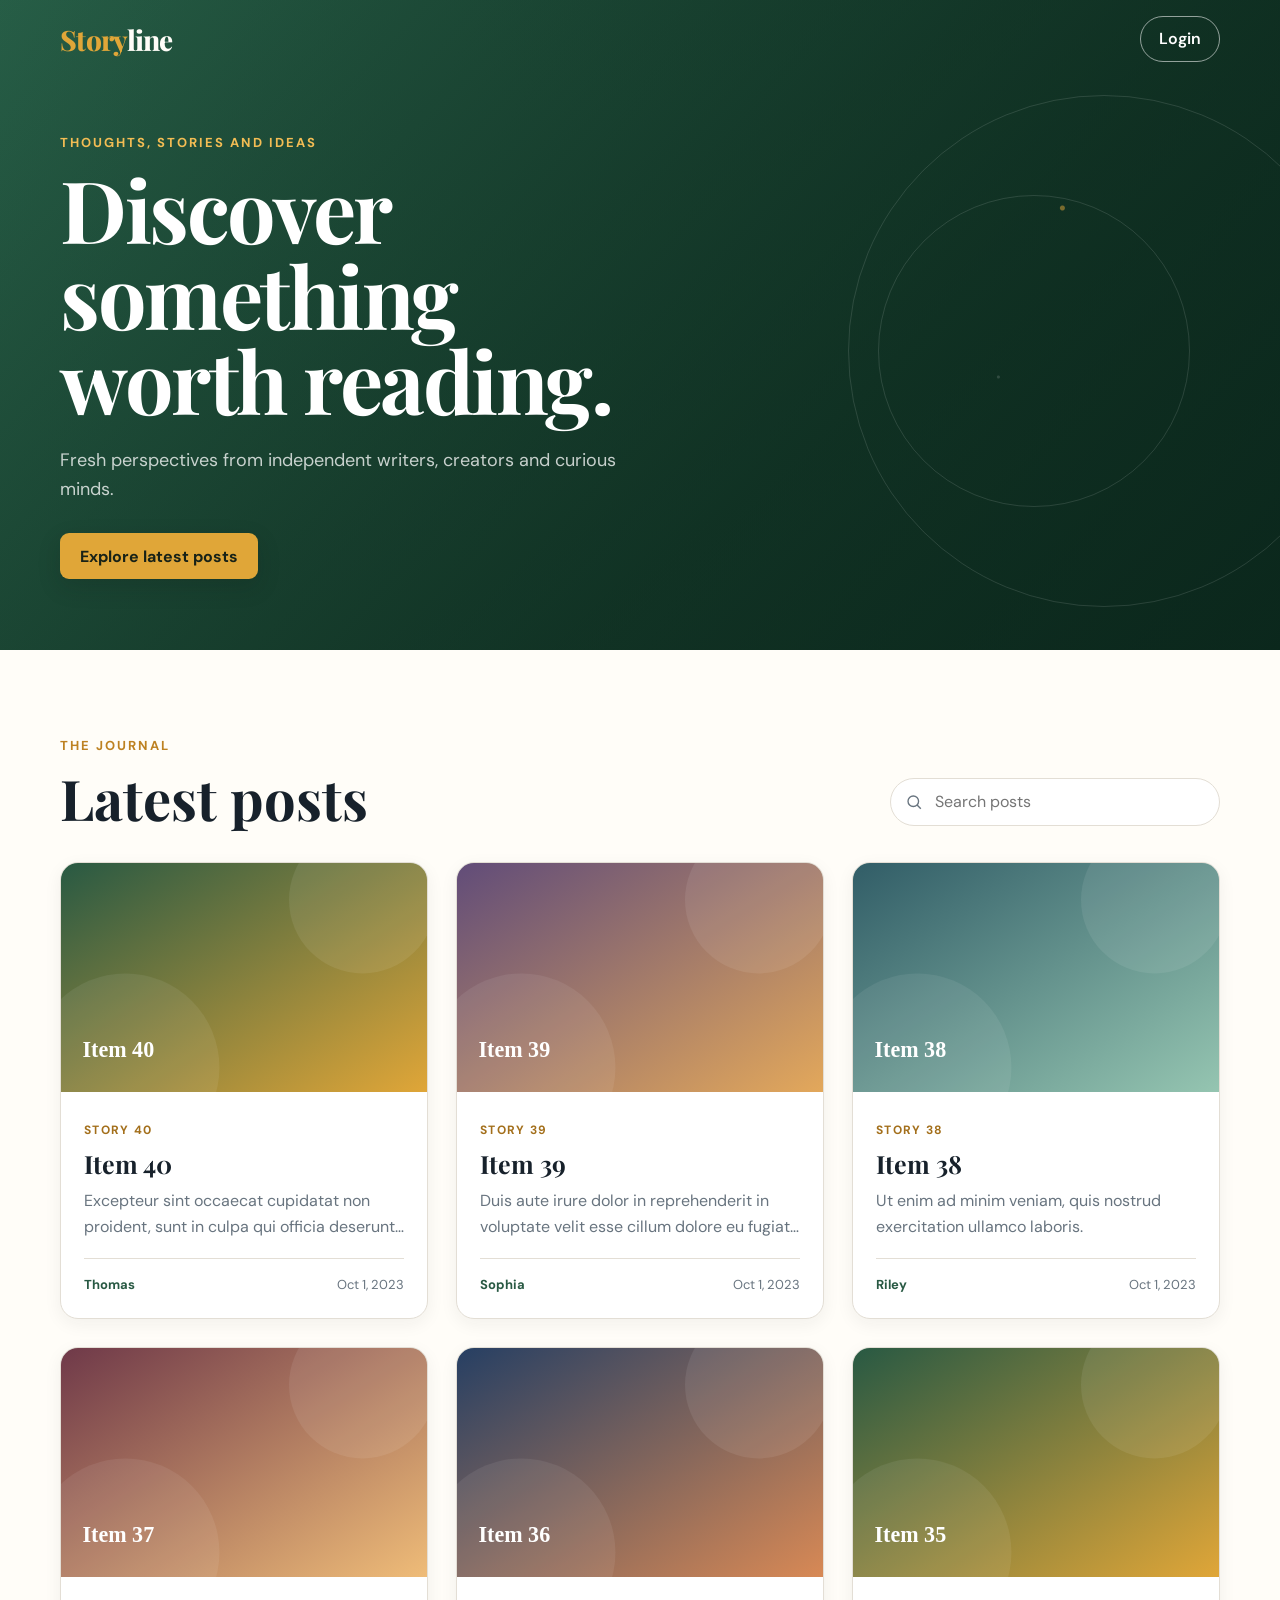
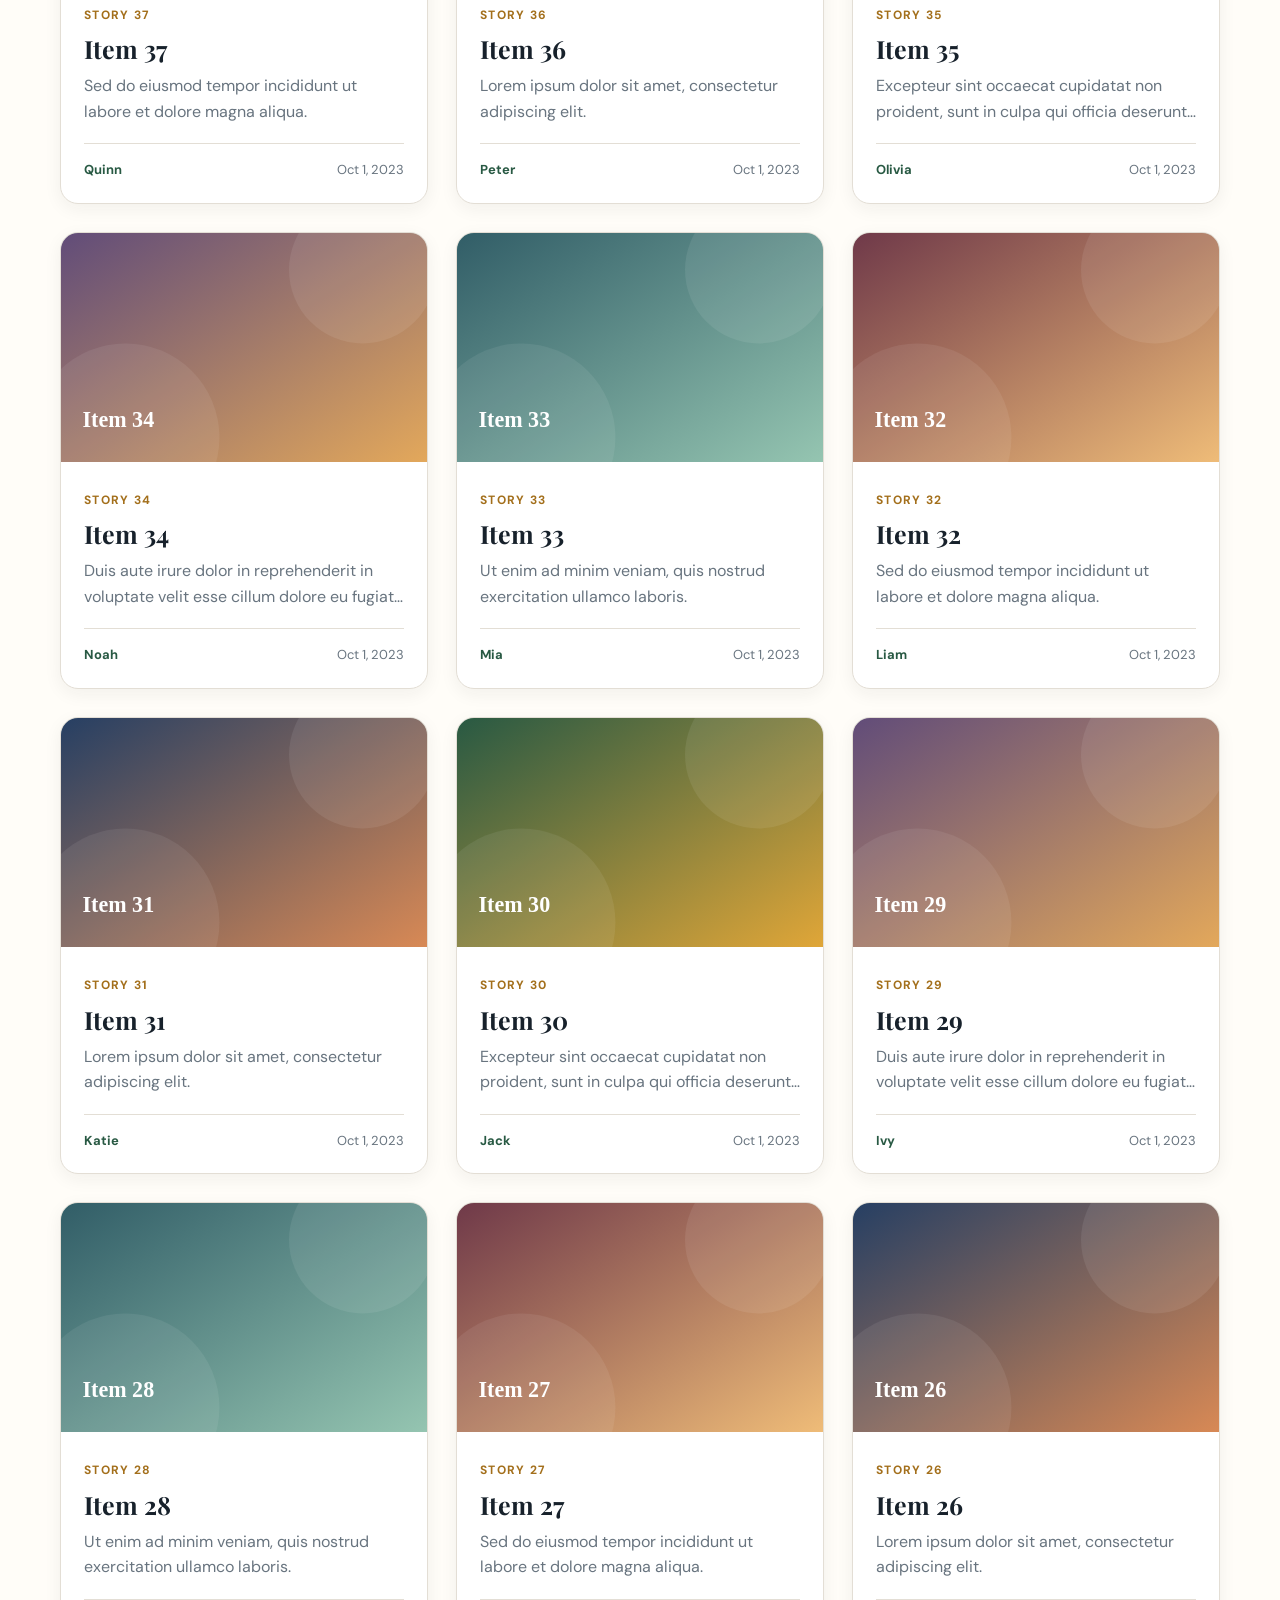
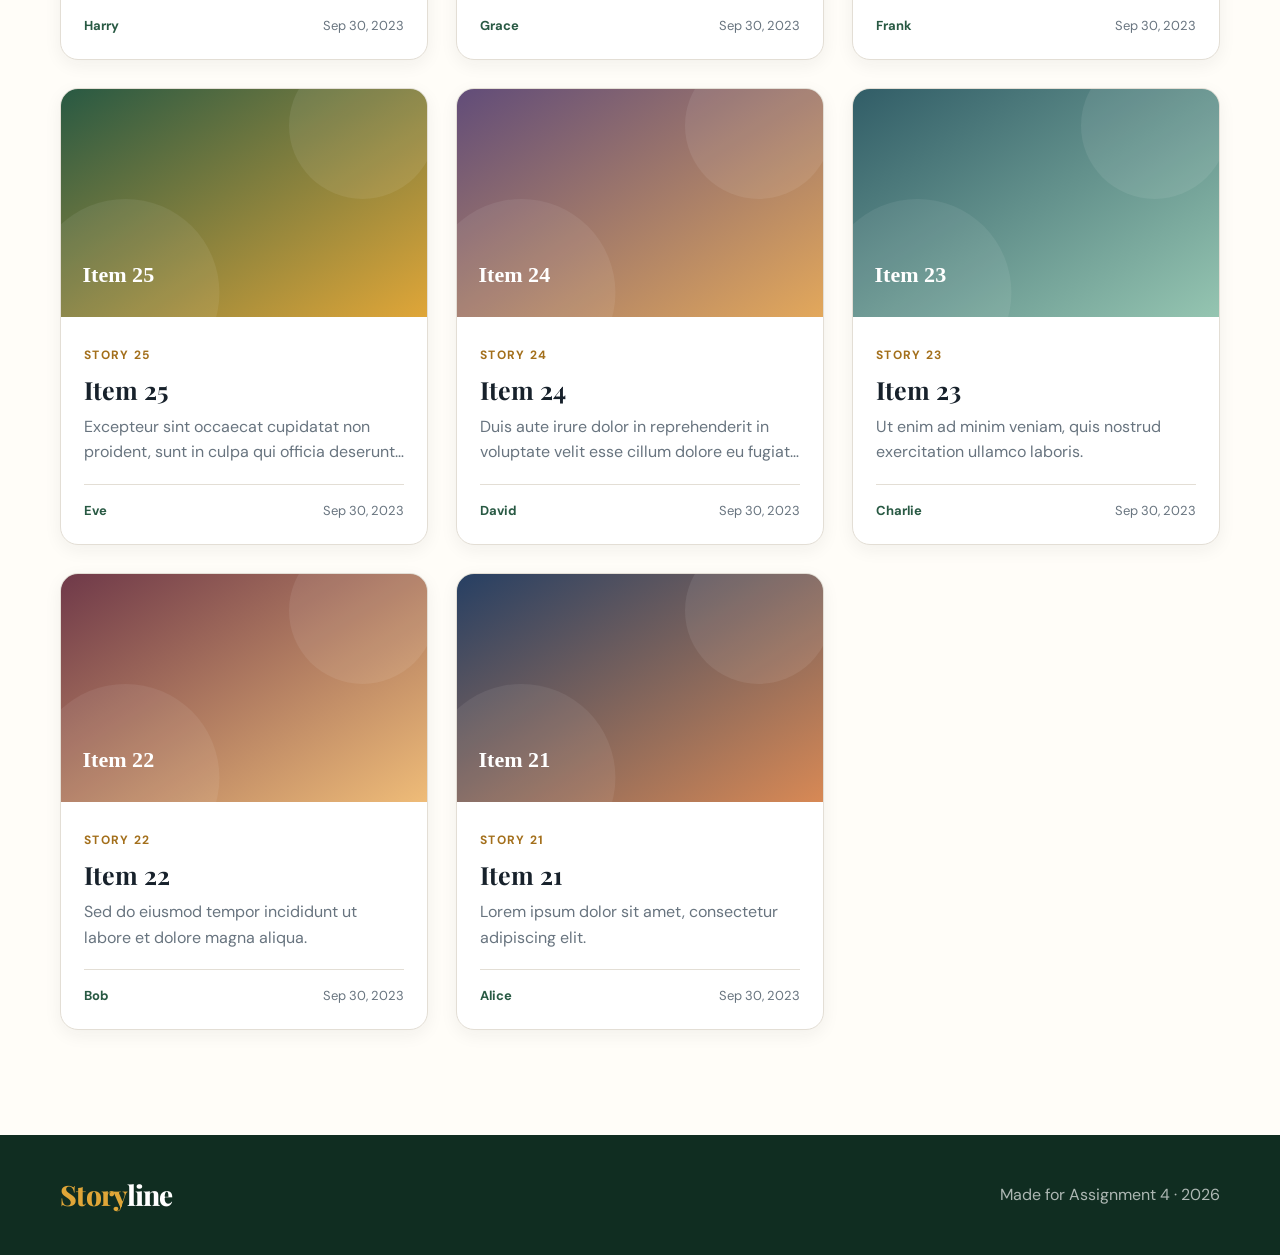
<file: index.html>
<!DOCTYPE html>
<html lang="en">
<head>
  <meta charset="UTF-8">
  <meta name="viewport" content="width=device-width, initial-scale=1.0">
  <meta name="description" content="Storyline — a simple responsive blogging website.">
  <title>Storyline | Latest Posts</title>
  <link rel="stylesheet" href="styles.css">
</head>
<body data-page="home">
  <header class="site-header">
    <nav class="navbar wrapper" aria-label="Main navigation">
      <a class="brand" href="index.html"><span>Story</span>line</a>
      <div class="nav-actions" id="navActions"></div>
    </nav>
  </header>

  <main>
    <section class="hero">
      <div class="wrapper hero-inner">
        <p class="eyebrow">Thoughts, stories and ideas</p>
        <h1>Discover something<br>worth reading.</h1>
        <p class="hero-copy">Fresh perspectives from independent writers, creators and curious minds.</p>
        <a class="button button-primary" href="#latest">Explore latest posts</a>
      </div>
    </section>

    <section class="posts-section wrapper" id="latest">
      <div class="section-heading">
        <div>
          <p class="eyebrow">The journal</p>
          <h2>Latest posts</h2>
        </div>
        <label class="search-box">
          <span class="sr-only">Search posts</span>
          <svg viewBox="0 0 24 24" aria-hidden="true"><circle cx="11" cy="11" r="7"/><path d="m16 16 5 5"/></svg>
          <input id="postSearch" type="search" placeholder="Search posts">
        </label>
      </div>

      <div class="status" id="pageStatus">Loading the latest stories…</div>
      <div class="post-grid" id="postGrid" aria-live="polite"></div>
    </section>
  </main>

  <footer>
    <div class="wrapper footer-inner">
      <a class="brand brand-light" href="index.html"><span>Story</span>line</a>
      <p>Made for Assignment 4 · <span id="year"></span></p>
    </div>
  </footer>

  <script src="app.js"></script>
</body>
</html>
</file>
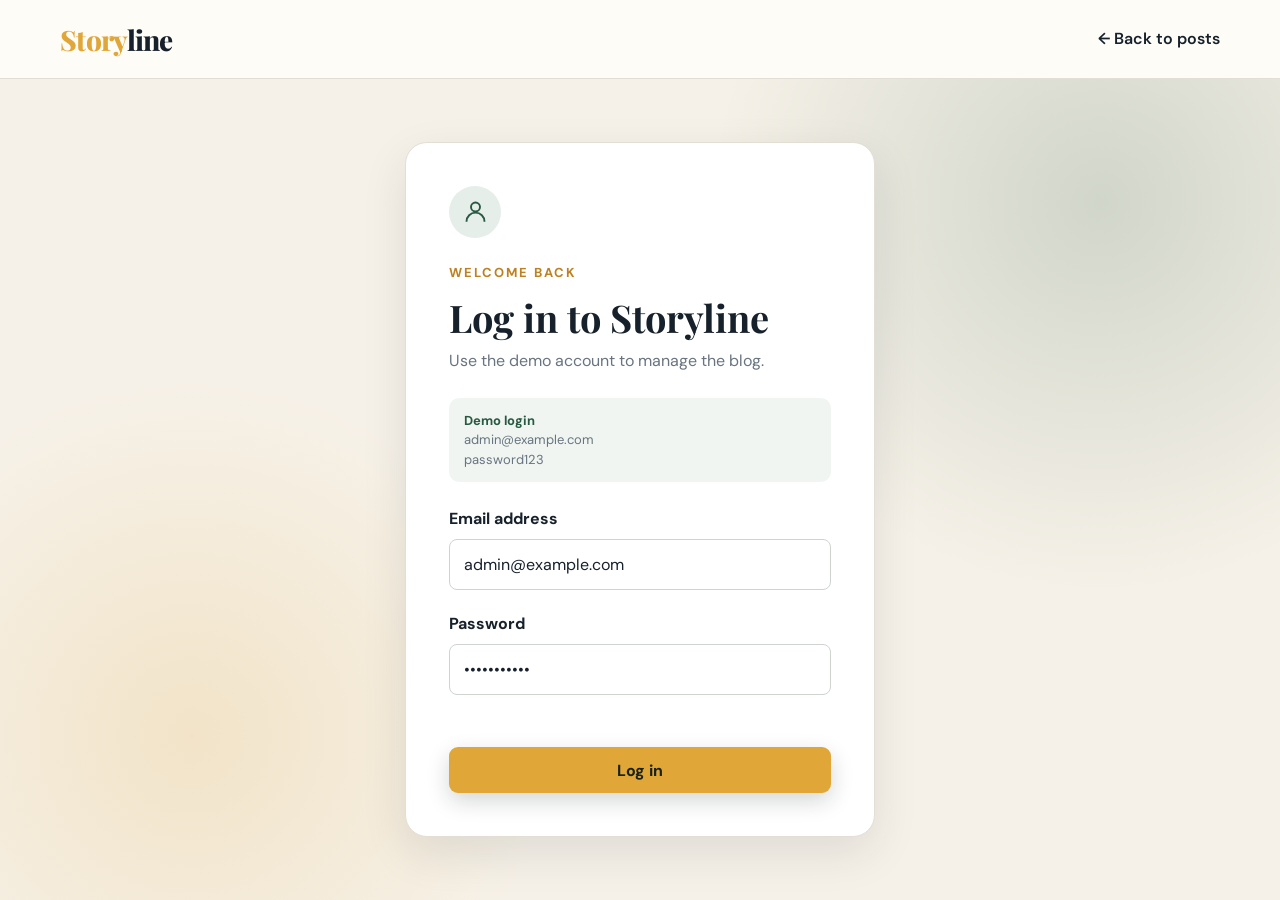
<file: create.html>
<!DOCTYPE html>
<html lang="en">
<head>
  <meta charset="UTF-8">
  <meta name="viewport" content="width=device-width, initial-scale=1.0">
  <title>Create Post | Storyline</title>
  <link rel="stylesheet" href="styles.css">
</head>
<body data-page="editor">
  <header class="site-header header-light">
    <nav class="navbar wrapper" aria-label="Main navigation">
      <a class="brand" href="index.html"><span>Story</span>line</a>
      <div class="nav-actions" id="navActions"></div>
    </nav>
  </header>

  <main class="editor-main wrapper">
    <a class="back-link" id="editorBack" href="index.html">← Cancel and go back</a>
    <section class="editor-layout">
      <div class="editor-heading">
        <p class="eyebrow" id="editorEyebrow">New story</p>
        <h1 id="editorTitle">Create a post</h1>
        <p>Share an idea, an experience, or something you have learned.</p>
      </div>

      <form class="editor-form" id="postForm" novalidate>
        <div class="form-field">
          <label for="title">Post title</label>
          <input id="title" name="title" type="text" placeholder="Give your story a clear title" required>
          <small class="field-error" id="titleError"></small>
        </div>
        <div class="form-field">
          <label for="imageUrl">Cover image URL <span>(optional)</span></label>
          <input id="imageUrl" name="imageUrl" type="url" placeholder="https://example.com/image.jpg">
          <small class="field-hint">A generated cover will be used if this is empty.</small>
        </div>
        <div class="form-field">
          <label for="author">Author</label>
          <input id="author" name="author" type="text" value="Admin" required>
          <small class="field-error" id="authorError"></small>
        </div>
        <div class="form-field">
          <label for="content">Content</label>
          <textarea id="content" name="content" rows="10" placeholder="Write your story here…" required></textarea>
          <small class="field-error" id="contentError"></small>
        </div>
        <p class="form-message error-text" id="editorError" role="alert"></p>
        <div class="form-actions">
          <a class="button button-secondary" href="index.html">Cancel</a>
          <button class="button button-primary" id="savePost" type="submit">Publish post</button>
        </div>
      </form>
    </section>
  </main>

  <script src="app.js"></script>
</body>
</html>
</file>
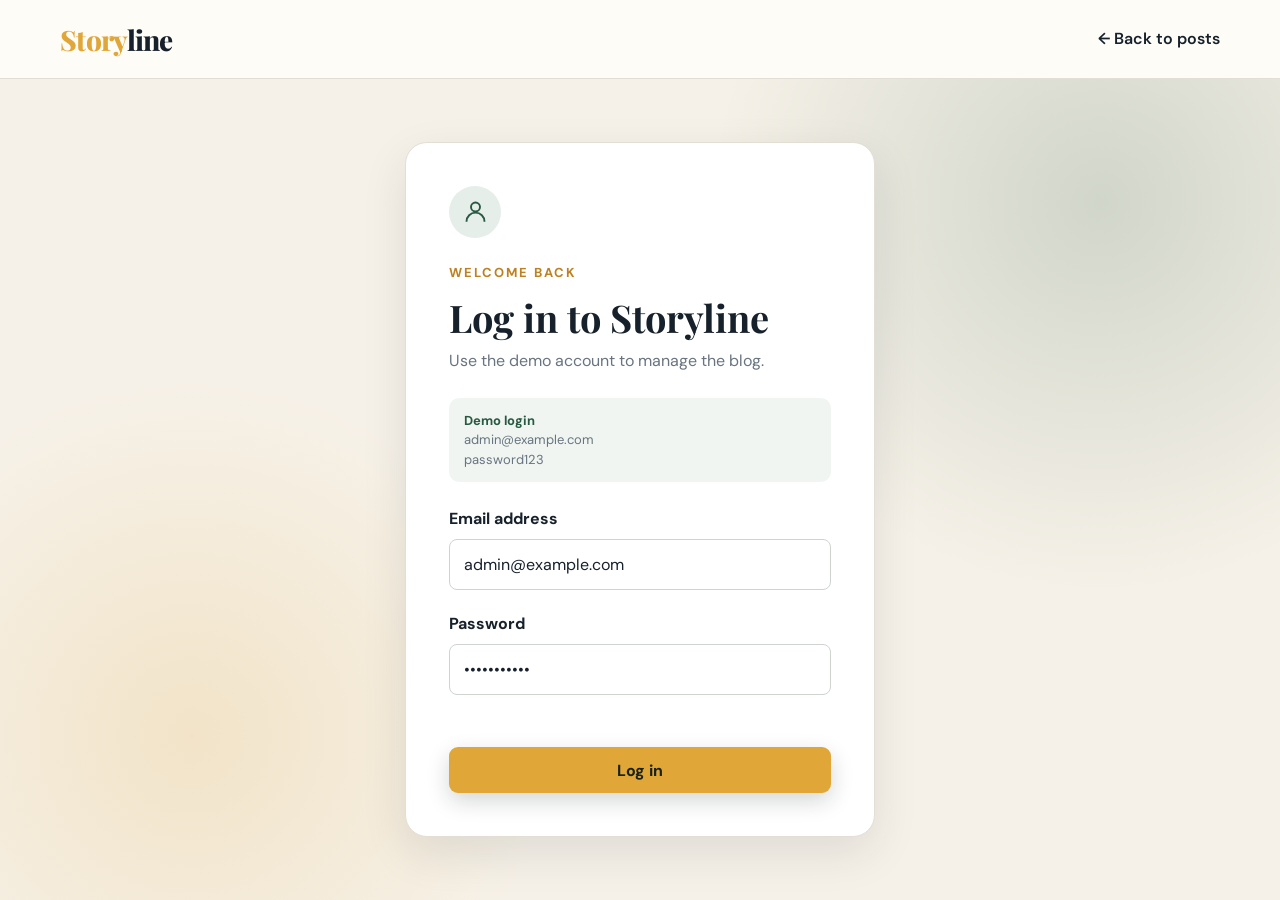
<file: login.html>
<!DOCTYPE html>
<html lang="en">
<head>
  <meta charset="UTF-8">
  <meta name="viewport" content="width=device-width, initial-scale=1.0">
  <title>Login | Storyline</title>
  <link rel="stylesheet" href="styles.css">
</head>
<body data-page="login" class="auth-page">
  <header class="site-header header-light">
    <nav class="navbar wrapper" aria-label="Main navigation">
      <a class="brand" href="index.html"><span>Story</span>line</a>
      <a class="text-link" href="index.html">← Back to posts</a>
    </nav>
  </header>

  <main class="auth-main">
    <section class="auth-card">
      <div class="auth-icon" aria-hidden="true">
        <svg viewBox="0 0 24 24"><circle cx="12" cy="8" r="4"/><path d="M4 21c0-4.4 3.6-8 8-8s8 3.6 8 8"/></svg>
      </div>
      <p class="eyebrow">Welcome back</p>
      <h1>Log in to Storyline</h1>
      <p class="muted">Use the demo account to manage the blog.</p>

      <div class="demo-account">
        <strong>Demo login</strong>
        <span>admin@example.com</span>
        <span>password123</span>
      </div>

      <form id="loginForm" novalidate>
        <div class="form-field">
          <label for="email">Email address</label>
          <input id="email" name="email" type="email" value="admin@example.com" autocomplete="email" required>
        </div>
        <div class="form-field">
          <label for="password">Password</label>
          <input id="password" name="password" type="password" value="password123" autocomplete="current-password" required>
        </div>
        <p class="form-message error-text" id="loginError" role="alert"></p>
        <button class="button button-primary button-full" id="loginButton" type="submit">Log in</button>
      </form>
    </section>
  </main>

  <script src="app.js"></script>
</body>
</html>
</file>
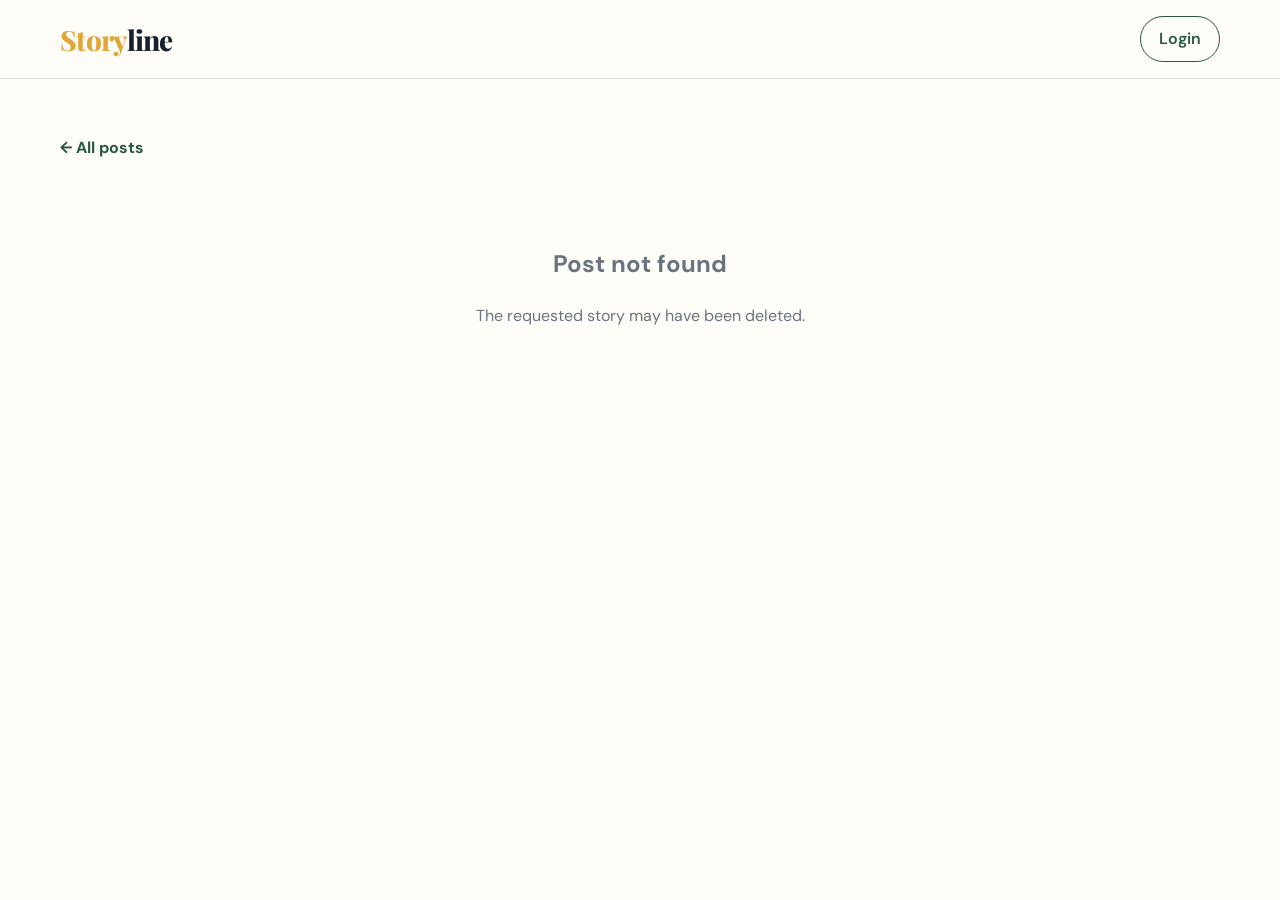
<file: post.html>
<!DOCTYPE html>
<html lang="en">
<head>
  <meta charset="UTF-8">
  <meta name="viewport" content="width=device-width, initial-scale=1.0">
  <title>Post | Storyline</title>
  <link rel="stylesheet" href="styles.css">
</head>
<body data-page="post">
  <header class="site-header header-light">
    <nav class="navbar wrapper" aria-label="Main navigation">
      <a class="brand" href="index.html"><span>Story</span>line</a>
      <div class="nav-actions" id="navActions"></div>
    </nav>
  </header>

  <main class="detail-main wrapper">
    <a class="back-link" href="index.html">← All posts</a>
    <div class="status" id="pageStatus">Loading post…</div>
    <article class="post-detail" id="postDetail"></article>
  </main>

  <div class="confirm-modal" id="deleteModal" aria-hidden="true">
    <section class="confirm-card" role="alertdialog" aria-modal="true" aria-labelledby="confirmTitle">
      <div class="danger-icon">!</div>
      <h2 id="confirmTitle">Delete this post?</h2>
      <p>This action cannot be undone. Are you sure you want to continue?</p>
      <div class="confirm-actions">
        <button class="button button-secondary" id="cancelDelete" type="button">Cancel</button>
        <button class="button button-danger" id="confirmDelete" type="button">Yes, delete</button>
      </div>
    </section>
  </div>

  <script src="app.js"></script>
</body>
</html>
</file>
<file: styles.css>
@import url('https://fonts.googleapis.com/css2?family=DM+Sans:wght@400;500;600;700&family=Playfair+Display:wght@700;800&display=swap');

:root {
  --ink: #17212b;
  --muted: #68747f;
  --paper: #fffdf8;
  --cream: #f6f1e8;
  --line: #e3ded5;
  --green: #285943;
  --green-dark: #173d2c;
  --gold: #e0a638;
  --red: #c84242;
  --shadow: 0 16px 45px rgba(23, 33, 43, .1);
  --radius: 18px;
}

* { box-sizing: border-box; }

html { scroll-behavior: smooth; }

body {
  min-width: 320px;
  min-height: 100vh;
  margin: 0;
  background: var(--paper);
  color: var(--ink);
  font-family: "DM Sans", Arial, sans-serif;
  line-height: 1.6;
}

button,
input,
textarea { font: inherit; }

button,
a { -webkit-tap-highlight-color: transparent; }

img { display: block; max-width: 100%; }

.wrapper {
  width: min(1160px, calc(100% - 40px));
  margin-inline: auto;
}

.sr-only {
  position: absolute;
  width: 1px;
  height: 1px;
  padding: 0;
  margin: -1px;
  overflow: hidden;
  clip: rect(0, 0, 0, 0);
  white-space: nowrap;
  border: 0;
}

.site-header {
  position: absolute;
  z-index: 5;
  top: 0;
  left: 0;
  width: 100%;
}

.site-header.header-light {
  position: relative;
  background: rgba(255, 253, 248, .94);
  border-bottom: 1px solid var(--line);
}

.navbar {
  display: flex;
  align-items: center;
  justify-content: space-between;
  min-height: 78px;
}

.brand {
  color: var(--paper);
  font: 800 28px "Playfair Display", Georgia, serif;
  letter-spacing: -.7px;
  text-decoration: none;
}

.header-light .brand { color: var(--ink); }
.brand span { color: var(--gold); }

.nav-actions {
  display: flex;
  align-items: center;
  gap: 10px;
}

.nav-link,
.text-link {
  color: inherit;
  font-weight: 600;
  text-decoration: none;
}

.site-header:not(.header-light) .nav-link { color: #fff; }
.text-link:hover, .nav-link:hover { text-decoration: underline; }

.nav-button {
  padding: 9px 18px;
  border: 1px solid rgba(255, 255, 255, .55);
  border-radius: 999px;
  color: #fff;
  font-weight: 600;
  text-decoration: none;
  transition: background .2s ease, color .2s ease;
}

.header-light .nav-button {
  border-color: var(--green);
  color: var(--green);
}

.nav-button:hover { background: #fff; color: var(--green-dark); }
.header-light .nav-button:hover { background: var(--green); color: #fff; }

.logout-button {
  padding: 8px 0 8px 10px;
  border: 0;
  background: transparent;
  color: inherit;
  font-weight: 600;
  cursor: pointer;
}

.site-header:not(.header-light) .logout-button { color: #fff; }

.hero {
  position: relative;
  display: grid;
  min-height: 650px;
  overflow: hidden;
  background:
    radial-gradient(circle at 83% 32%, rgba(224, 166, 56, .5) 0 2px, transparent 3px),
    radial-gradient(circle at 78% 58%, rgba(255, 255, 255, .14) 0 1px, transparent 2px),
    linear-gradient(120deg, rgba(9, 37, 26, .18), rgba(9, 37, 26, .7)),
    linear-gradient(135deg, #2d6a50, #183e2d 65%, #102d21);
}

.hero::before,
.hero::after {
  content: "";
  position: absolute;
  border: 1px solid rgba(255, 255, 255, .12);
  border-radius: 50%;
}

.hero::before { width: 510px; height: 510px; right: -80px; top: 95px; }
.hero::after { width: 310px; height: 310px; right: 90px; top: 195px; }

.hero-inner {
  position: relative;
  z-index: 1;
  align-self: center;
  padding-top: 62px;
}

.eyebrow {
  margin: 0 0 13px;
  color: #bd8121;
  font-size: 13px;
  font-weight: 700;
  letter-spacing: 2px;
  text-transform: uppercase;
}

.hero .eyebrow { color: #f3bd54; }

.hero h1,
.section-heading h2,
.editor-heading h1,
.post-detail h1,
.auth-card h1 {
  font-family: "Playfair Display", Georgia, serif;
}

.hero h1 {
  max-width: 720px;
  margin: 0;
  color: #fff;
  font-size: clamp(52px, 7vw, 86px);
  line-height: .99;
  letter-spacing: -2.5px;
}

.hero-copy {
  max-width: 575px;
  margin: 24px 0 30px;
  color: rgba(255, 255, 255, .76);
  font-size: 18px;
}

.button {
  display: inline-flex;
  align-items: center;
  justify-content: center;
  min-height: 46px;
  padding: 10px 20px;
  border: 0;
  border-radius: 9px;
  font-weight: 700;
  text-decoration: none;
  cursor: pointer;
  transition: transform .18s ease, box-shadow .18s ease, background .18s ease;
}

.button:hover { transform: translateY(-1px); }

.button-primary {
  background: var(--gold);
  color: #182217;
  box-shadow: 0 8px 22px rgba(15, 25, 20, .18);
}

.button-primary:hover { background: #efb84b; }
.button-secondary { background: #ede9e1; color: var(--ink); }
.button-danger { background: var(--red); color: #fff; }
.button-full { width: 100%; }

.posts-section { padding-block: 86px 105px; }

.section-heading {
  display: flex;
  align-items: end;
  justify-content: space-between;
  gap: 24px;
  margin-bottom: 36px;
}

.section-heading h2 {
  margin: 0;
  font-size: clamp(38px, 5vw, 56px);
  line-height: 1;
}

.search-box {
  display: flex;
  align-items: center;
  width: min(330px, 100%);
  height: 48px;
  padding: 0 14px;
  gap: 10px;
  border: 1px solid var(--line);
  border-radius: 999px;
  background: #fff;
}

.search-box:focus-within { border-color: var(--green); box-shadow: 0 0 0 3px rgba(40, 89, 67, .12); }

.search-box svg {
  width: 20px;
  height: 20px;
  fill: none;
  stroke: var(--muted);
  stroke-width: 1.8;
}

.search-box input {
  width: 100%;
  border: 0;
  outline: 0;
  background: transparent;
}

.post-grid {
  display: grid;
  grid-template-columns: repeat(3, minmax(0, 1fr));
  gap: 28px;
}

.post-card {
  overflow: hidden;
  border: 1px solid var(--line);
  border-radius: var(--radius);
  background: #fff;
  box-shadow: 0 5px 18px rgba(30, 40, 34, .06);
  transition: transform .2s ease, box-shadow .2s ease;
}

.post-card:hover { transform: translateY(-5px); box-shadow: var(--shadow); }

.post-cover-link { display: block; text-decoration: none; }

.post-cover {
  width: 100%;
  aspect-ratio: 16 / 10;
  object-fit: cover;
  background: #d6dfd3;
}

.post-card-body { padding: 24px 23px 22px; }

.post-number {
  color: #a36f1b;
  font-size: 12px;
  font-weight: 700;
  letter-spacing: 1.3px;
  text-transform: uppercase;
}

.post-card h3 {
  margin: 8px 0 9px;
  font: 700 25px "Playfair Display", Georgia, serif;
  line-height: 1.2;
}

.post-card h3 a { color: var(--ink); text-decoration: none; }
.post-card h3 a:hover { color: var(--green); }

.post-excerpt {
  display: -webkit-box;
  min-height: 52px;
  margin: 0 0 18px;
  overflow: hidden;
  color: var(--muted);
  -webkit-box-orient: vertical;
  -webkit-line-clamp: 2;
}

.post-meta {
  display: flex;
  align-items: center;
  justify-content: space-between;
  padding-top: 16px;
  border-top: 1px solid var(--line);
  color: var(--muted);
  font-size: 13px;
}

.post-author { color: var(--green); font-weight: 700; }

.status {
  padding: 30px 0;
  color: var(--muted);
  text-align: center;
}

.status:empty { display: none; }

.empty-state {
  grid-column: 1 / -1;
  padding: 65px 20px;
  border: 1px dashed var(--line);
  border-radius: var(--radius);
  color: var(--muted);
  text-align: center;
}

footer { background: #102d21; color: rgba(255, 255, 255, .66); }

.footer-inner {
  display: flex;
  align-items: center;
  justify-content: space-between;
  min-height: 120px;
}

.brand-light { color: #fff; }

/* Authentication */
.auth-page { background: var(--cream); }

.auth-main {
  display: grid;
  place-items: center;
  min-height: calc(100vh - 79px);
  padding: 55px 20px;
  background:
    radial-gradient(circle at 15% 80%, rgba(224, 166, 56, .18), transparent 28%),
    radial-gradient(circle at 86% 15%, rgba(40, 89, 67, .18), transparent 30%),
    var(--cream);
}

.auth-card {
  position: relative;
  width: min(470px, 100%);
  padding: 43px;
  border: 1px solid var(--line);
  border-radius: 22px;
  background: #fff;
  box-shadow: var(--shadow);
}

.auth-icon {
  display: grid;
  place-items: center;
  width: 52px;
  height: 52px;
  margin-bottom: 25px;
  border-radius: 50%;
  background: #e5eee9;
  color: var(--green);
}

.auth-icon svg { width: 27px; fill: none; stroke: currentColor; stroke-width: 1.7; }
.auth-card h1 { margin: 0; font-size: 38px; line-height: 1.15; }
.muted { margin: 8px 0 24px; color: var(--muted); }

.demo-account {
  display: grid;
  margin-bottom: 24px;
  padding: 13px 15px;
  border-radius: 10px;
  background: #f0f5f2;
  color: var(--muted);
  font-size: 13px;
  line-height: 1.5;
}

.demo-account strong { color: var(--green); }

.form-field { margin-bottom: 21px; }

.form-field label {
  display: block;
  margin-bottom: 7px;
  font-weight: 700;
}

.form-field label span { color: var(--muted); font-size: 13px; font-weight: 400; }

.form-field input,
.form-field textarea {
  display: block;
  width: 100%;
  padding: 12px 14px;
  border: 1px solid #cfd4d0;
  border-radius: 8px;
  outline: 0;
  background: #fff;
  color: var(--ink);
}

.form-field input { min-height: 48px; }
.form-field textarea { resize: vertical; line-height: 1.65; }

.form-field input:focus,
.form-field textarea:focus {
  border-color: var(--green);
  box-shadow: 0 0 0 3px rgba(40, 89, 67, .12);
}

.form-field.invalid input,
.form-field.invalid textarea { border-color: var(--red); }

.field-error,
.error-text { color: var(--red); }

.field-error { display: block; min-height: 19px; margin-top: 4px; }
.field-hint { display: block; margin-top: 4px; color: var(--muted); }
.form-message { min-height: 24px; margin: -6px 0 13px; }

/* Post detail */
.detail-main { min-height: calc(100vh - 79px); padding-block: 56px 95px; }

.back-link {
  display: inline-block;
  margin-bottom: 34px;
  color: var(--green);
  font-weight: 700;
  text-decoration: none;
}

.back-link:hover { text-decoration: underline; }
.post-detail { width: min(850px, 100%); margin: auto; }

.detail-header { text-align: center; }

.detail-header h1 {
  max-width: 800px;
  margin: 12px auto 20px;
  font-size: clamp(44px, 7vw, 72px);
  line-height: 1.06;
  letter-spacing: -1.5px;
}

.detail-meta {
  display: flex;
  align-items: center;
  justify-content: center;
  gap: 12px;
  color: var(--muted);
}

.detail-cover {
  width: 100%;
  max-height: 520px;
  margin: 45px 0;
  border-radius: 24px;
  object-fit: cover;
  box-shadow: var(--shadow);
}

.detail-content {
  width: min(710px, 100%);
  margin: auto;
  color: #38434b;
  font-family: Georgia, serif;
  font-size: 20px;
  line-height: 1.9;
  white-space: pre-line;
}

.detail-actions {
  display: flex;
  justify-content: center;
  margin-top: 50px;
  padding-top: 28px;
  gap: 12px;
  border-top: 1px solid var(--line);
}

.owner-note {
  margin-top: 42px;
  padding: 15px;
  border-radius: 10px;
  background: var(--cream);
  color: var(--muted);
  text-align: center;
}

.confirm-modal {
  position: fixed;
  z-index: 20;
  inset: 0;
  display: grid;
  place-items: center;
  padding: 20px;
  background: rgba(8, 16, 12, .55);
  opacity: 0;
  visibility: hidden;
  transition: .18s ease;
}

.confirm-modal.open { opacity: 1; visibility: visible; }

.confirm-card {
  width: min(430px, 100%);
  padding: 34px;
  border-radius: 18px;
  background: #fff;
  box-shadow: var(--shadow);
  text-align: center;
}

.danger-icon {
  display: grid;
  place-items: center;
  width: 52px;
  height: 52px;
  margin: 0 auto 18px;
  border-radius: 50%;
  background: #fae7e7;
  color: var(--red);
  font-size: 27px;
  font-weight: 800;
}

.confirm-card h2 { margin: 0 0 8px; }
.confirm-card p { margin: 0 0 25px; color: var(--muted); }
.confirm-actions { display: flex; justify-content: center; gap: 10px; }

/* Editor */
.editor-main { padding-block: 50px 100px; }

.editor-layout {
  display: grid;
  grid-template-columns: .7fr 1.3fr;
  align-items: start;
  gap: 75px;
}

.editor-heading { position: sticky; top: 35px; }

.editor-heading h1 {
  margin: 0 0 18px;
  font-size: clamp(43px, 6vw, 66px);
  line-height: 1.05;
}

.editor-heading > p:last-child { color: var(--muted); font-size: 18px; }

.editor-form {
  padding: 38px;
  border: 1px solid var(--line);
  border-radius: var(--radius);
  background: #fff;
  box-shadow: 0 10px 35px rgba(20, 30, 24, .07);
}

.form-actions { display: flex; justify-content: flex-end; gap: 10px; }

@media (max-width: 900px) {
  .post-grid { grid-template-columns: repeat(2, minmax(0, 1fr)); }
  .editor-layout { grid-template-columns: 1fr; gap: 25px; }
  .editor-heading { position: static; }
}

@media (max-width: 650px) {
  .wrapper { width: min(100% - 28px, 1160px); }
  .navbar { min-height: 68px; }
  .brand { font-size: 24px; }
  .nav-actions { gap: 7px; }
  .nav-link { display: none; }
  .nav-button { padding: 7px 13px; }
  .hero { min-height: 585px; }
  .hero h1 { letter-spacing: -1.5px; }
  .hero::before { right: -280px; }
  .hero::after { right: -160px; }
  .section-heading { align-items: stretch; flex-direction: column; }
  .search-box { width: 100%; }
  .post-grid { grid-template-columns: 1fr; }
  .posts-section { padding-block: 65px 75px; }
  .footer-inner { align-items: flex-start; flex-direction: column; justify-content: center; gap: 5px; }
  .auth-card, .editor-form { padding: 28px 22px; }
  .detail-main { padding-top: 35px; }
  .detail-cover { margin-block: 30px; border-radius: 15px; }
  .detail-content { font-size: 18px; }
  .detail-actions, .confirm-actions, .form-actions { flex-direction: column; }
  .detail-actions .button, .confirm-actions .button, .form-actions .button { width: 100%; }
}
</file>
